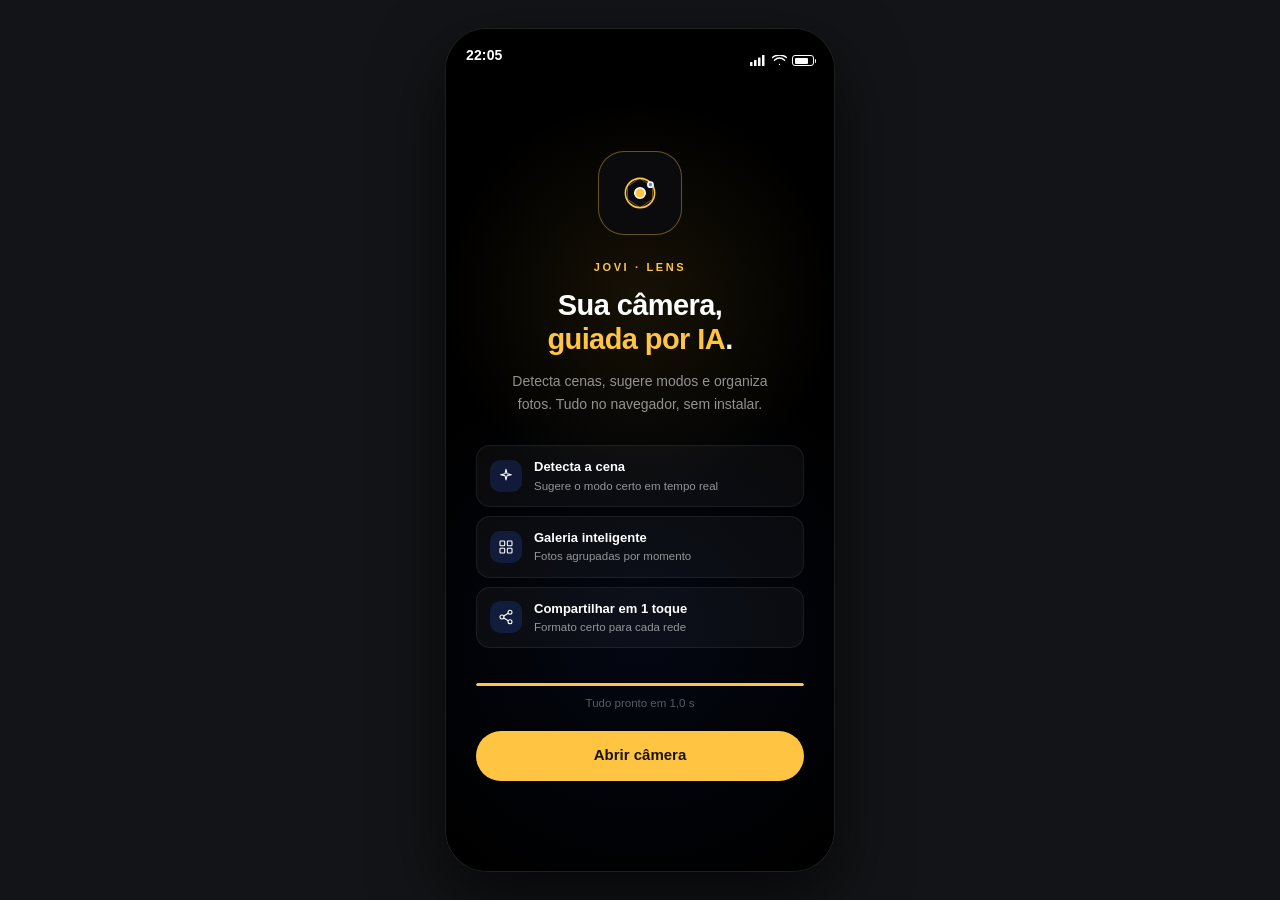
<file: JoviLens-Sprint2/index.html>
<!DOCTYPE html>
<html lang="pt-BR">
<head>
  <meta charset="UTF-8">
  <meta name="viewport" content="width=device-width, initial-scale=1.0, viewport-fit=cover">
  <title>JOVI Lens — Câmera com IA para o JOVI V70</title>
  <meta name="description" content="JOVI Lens: web app mobile first que reconhece a cena, sugere o melhor modo de câmera, organiza a galeria e agiliza o compartilhamento no JOVI V70.">
  <link rel="icon" href="img/favicon.svg" type="image/svg+xml">
  <link rel="preload" as="image" href="img/cena-sala.jpg">
  <link rel="stylesheet" href="css/bootstrap.min.css">
  <link rel="stylesheet" href="css/estilo.css">
</head>
<body>

<div class="palco">
  <div class="container-fluid px-0 px-lg-4">
    <div class="row justify-content-center align-items-center g-0">

      <!-- Celular -->
      <div class="col-12 d-flex justify-content-center">
        <main class="celular" id="celular">

          <div class="barra-status">
            <span id="relogio">00:00</span>
            <span class="barra-status-icones">
              <svg width="17" height="11" viewBox="0 0 17 11" aria-hidden="true">
                <rect x="0" y="7" width="2.5" height="4" rx="0.6" fill="currentColor"/>
                <rect x="4" y="5" width="2.5" height="6" rx="0.6" fill="currentColor"/>
                <rect x="8" y="2.5" width="2.5" height="8.5" rx="0.6" fill="currentColor"/>
                <rect x="12" y="0" width="2.5" height="11" rx="0.6" fill="currentColor"/>
              </svg>
              <svg width="15" height="11" viewBox="0 0 15 11" fill="none" aria-hidden="true">
                <path d="M7.5 9.4h.01M2.4 5.2C3.9 3.8 5.6 3 7.5 3s3.6.8 5.1 2.2M0 2.8C2.1 1 4.7 0 7.5 0s5.4 1 7.5 2.8"
                      stroke="currentColor" stroke-width="1.3" stroke-linecap="round"/>
              </svg>
              <span class="icone-bateria"></span>
            </span>
          </div>

          <!-- ===================== TELA 1 · ABERTURA ===================== -->
          <section class="tela ativa" id="tela-splash">
            <div class="splash-brilho"></div>
            <div class="splash-conteudo">

              <div class="splash-simbolo">
                <svg width="46" height="46" viewBox="0 0 44 44" fill="none" aria-hidden="true">
                  <circle cx="22" cy="22" r="14" stroke="#FFC542" stroke-width="1.5"/>
                  <path d="M22 8 L34 16 L34 28 L22 36 L10 28 L10 16 Z" stroke="#FFC542" stroke-width="0.8" opacity="0.5"/>
                  <circle cx="22" cy="22" r="5" fill="#FFC542"/>
                  <circle cx="32" cy="14" r="2.5" fill="#5A87FF"/>
                </svg>
              </div>

              <p class="splash-marca">JOVI · LENS</p>
              <h1 class="splash-titulo">Sua câmera,<br><em>guiada por IA</em>.</h1>
              <p class="splash-texto">Detecta cenas, sugere modos e organiza fotos. Tudo no navegador, sem instalar.</p>

              <ul class="splash-lista list-unstyled">
                <li>
                  <span class="splash-icone">
                    <svg viewBox="0 0 24 24" fill="none" stroke="#5A87FF" stroke-width="2" stroke-linejoin="round" aria-hidden="true">
                      <path d="M12 2 13.5 8.5 20 10 13.5 11.5 12 18 10.5 11.5 4 10 10.5 8.5 12 2Z"/>
                    </svg>
                  </span>
                  <span><strong>Detecta a cena</strong><small>Sugere o modo certo em tempo real</small></span>
                </li>
                <li>
                  <span class="splash-icone">
                    <svg viewBox="0 0 24 24" fill="none" stroke="#5A87FF" stroke-width="2" stroke-linejoin="round" aria-hidden="true">
                      <rect x="3" y="3" width="7" height="7" rx="1"/><rect x="14" y="3" width="7" height="7" rx="1"/>
                      <rect x="3" y="14" width="7" height="7" rx="1"/><rect x="14" y="14" width="7" height="7" rx="1"/>
                    </svg>
                  </span>
                  <span><strong>Galeria inteligente</strong><small>Fotos agrupadas por momento</small></span>
                </li>
                <li>
                  <span class="splash-icone">
                    <svg viewBox="0 0 24 24" fill="none" stroke="#5A87FF" stroke-width="2" stroke-linecap="round" aria-hidden="true">
                      <circle cx="18" cy="5" r="3"/><circle cx="6" cy="12" r="3"/><circle cx="18" cy="19" r="3"/>
                      <line x1="8.6" y1="13.5" x2="15.4" y2="17.5"/><line x1="15.4" y1="6.5" x2="8.6" y2="10.5"/>
                    </svg>
                  </span>
                  <span><strong>Compartilhar em 1 toque</strong><small>Formato certo para cada rede</small></span>
                </li>
              </ul>

              <div class="splash-carregando" id="splashCarregando">
                <div class="splash-barra"><span id="splashProgresso"></span></div>
                <p class="splash-status" id="splashStatus">Preparando a câmera...</p>
              </div>

              <button class="botao-principal splash-botao" id="btnAbrirCamera" disabled>Abrir câmera</button>
            </div>
          </section>

          <!-- ===================== TELA 2 · CÂMERA ===================== -->
          <section class="tela" id="tela-camera">

            <div class="cam-topo">
              <button class="cam-ferramenta" data-ferramenta="grade" aria-label="Linhas de grade">
                <svg viewBox="0 0 24 24" aria-hidden="true"><rect x="4" y="4" width="6" height="6" rx="1"/><rect x="14" y="4" width="6" height="6" rx="1"/><rect x="4" y="14" width="6" height="6" rx="1"/><rect x="14" y="14" width="6" height="6" rx="1"/></svg>
              </button>
              <button class="cam-ferramenta" data-ferramenta="flash" aria-label="Flash">
                <svg viewBox="0 0 24 24" aria-hidden="true"><polygon points="13 2 3 14 12 14 11 22 21 10 12 10 13 2"/><line class="cam-corte" x1="3" y1="3" x2="21" y2="21"/></svg>
              </button>
              <button class="cam-ferramenta" data-ferramenta="temporizador" aria-label="Temporizador">
                <svg viewBox="0 0 24 24" aria-hidden="true"><circle cx="12" cy="13" r="8"/><path d="M12 9v4l2.5 2"/><path d="M9 2h6"/></svg>
              </button>
              <button class="cam-ferramenta cam-zeiss ativa" data-ferramenta="zeiss" aria-label="Lente ZEISS">ZEISS</button>
              <button class="cam-ferramenta" data-ferramenta="proporcao" aria-label="Proporção da foto">
                <span class="cam-proporcao" id="camProporcao">4:3</span>
              </button>
              <button class="cam-ferramenta" data-ferramenta="ajustes" aria-label="Ajustes">
                <svg viewBox="0 0 24 24" aria-hidden="true"><circle cx="12" cy="12" r="3"/><path d="M12 2v3M12 19v3M2 12h3M19 12h3M4.9 4.9l2.1 2.1M17 17l2.1 2.1M19.1 4.9 17 7M7 17l-2.1 2.1"/></svg>
              </button>
            </div>

            <div class="cam-visor" id="camVisor">
              <!-- Moldura da imagem: muda de formato com o 4:3 e o 1:1 -->
              <div class="cam-moldura" id="camMoldura">
                <img class="cam-imagem" id="camImagem" src="img/cena-sala.jpg" alt="Pré-visualização da câmera: sala de estar à noite" decoding="async">
                <div class="cam-grade" id="camGrade" aria-hidden="true"></div>
              </div>
              <span class="cam-foco" id="camFoco" aria-hidden="true"></span>

              <!-- Origin Island: pílula que mostra o que a câmera está fazendo -->
              <div class="cam-ilha" id="camIlha" aria-hidden="true"><span></span><b id="camIlhaTexto">Processando</b></div>

              <!-- Aviso da JOVI Lens (a IA sugerindo o modo) -->
              <div class="lens-aviso" id="lensAviso" role="status" aria-live="polite">
                <span class="lens-ponto" id="lensPonto"></span>
                <span class="lens-texto" id="lensTexto">Analisando a cena...</span>
                <button class="lens-botao d-none" id="lensBotao">Ativar</button>
              </div>
              <p class="lens-marca" id="lensMarca">JOVI · LENS</p>

              <button class="cam-trocar" id="btnTrocarCena" title="Apontar a câmera para outra cena"
                      aria-label="Apontar a câmera para outra cena">
                <svg viewBox="0 0 24 24" aria-hidden="true"><path d="M4 9h13l-3-3M20 15H7l3 3"/></svg>
              </button>

              <div class="cam-zoom" role="group" aria-label="Zoom">
                <button class="zoom-btn" data-zoom="0.6" aria-label="Zoom 0,6x">.6</button>
                <button class="zoom-btn ativo" data-zoom="1" aria-label="Zoom 1x">1×</button>
                <button class="zoom-btn" data-zoom="2" aria-label="Zoom 2x">2</button>
              </div>
            </div>

            <div class="cam-rodape">
              <!-- Modos extras: usa o collapse do Bootstrap -->
              <div class="collapse cam-extras" id="modosExtras">
                <div class="cam-extras-lista" id="camExtras"></div>
              </div>

              <div class="cam-modos" id="camModos"></div>

              <div class="cam-acoes">
                <button class="cam-miniatura" id="camMiniatura" data-tela="galeria" aria-label="Abrir a galeria">
                  <img src="img/cena-sala.jpg" alt="Última foto capturada" id="camMiniaturaImg">
                </button>
                <button class="cam-disparo" id="btnDisparo" aria-label="Tirar foto"><span></span></button>
                <button class="cam-girar" aria-label="Girar câmera">
                  <svg viewBox="0 0 24 24" aria-hidden="true"><path d="M3 12a9 9 0 0 1 9-9 9.8 9.8 0 0 1 6.7 2.7L21 8"/><path d="M21 3v5h-5"/><path d="M21 12a9 9 0 0 1-9 9 9.8 9.8 0 0 1-6.7-2.7L3 16"/><path d="M3 21v-5h5"/></svg>
                </button>
              </div>
            </div>

            <div class="cam-clarao" id="camClarao" aria-hidden="true"></div>
          </section>

          <!-- ===================== TELA 3 · PÓS-CAPTURA ===================== -->
          <section class="tela" id="tela-pos">
            <img class="pos-foto" id="posFoto" src="img/cena-sala.jpg" alt="Foto capturada">
            <div class="pos-sombra"></div>

            <div class="pos-topo">
              <button class="botao-redondo" data-tela="camera" aria-label="Voltar para a câmera">
                <svg viewBox="0 0 24 24" aria-hidden="true"><path d="M15 19l-7-7 7-7"/></svg>
              </button>
              <div class="pos-info">
                <span id="posHora">Hoje · 21:43</span>
                <small id="posLocal">São Paulo, SP</small>
              </div>
              <button class="botao-redondo" id="btnFavorito" aria-label="Favoritar foto">
                <svg viewBox="0 0 24 24" aria-hidden="true"><path d="M20.8 4.6a5.5 5.5 0 0 0-7.8 0L12 5.7l-1.1-1.1a5.5 5.5 0 0 0-7.8 7.8l1.1 1.1L12 21.2l7.8-7.8 1.1-1.1a5.5 5.5 0 0 0 0-7.8z"/></svg>
              </button>
            </div>

            <div class="pos-selos">
              <span class="selo"><i class="ponto ponto-amarelo"></i><span id="posSelo">200 MP · Modo Noite</span></span>
              <span class="selo"><i class="ponto ponto-azul"></i>Otimizado por JOVI Lens</span>
            </div>

            <div class="pos-analise">
              <div class="pos-analise-topo">
                <span class="pos-analise-icone">
                  <svg viewBox="0 0 24 24" fill="none" stroke="#5A87FF" stroke-width="2" stroke-linejoin="round" aria-hidden="true">
                    <path d="M12 2 13.5 8.5 20 10 13.5 11.5 12 18 10.5 11.5 4 10 10.5 8.5 12 2Z"/>
                  </svg>
                </span>
                <p class="pos-analise-titulo">JOVI Lens · Análise</p>
              </div>
              <p class="pos-analise-texto" id="posTexto"></p>
              <div class="pos-ganhos" id="posGanhos"></div>
            </div>

            <div class="pos-rodape">
              <div class="pos-atalhos">
                <button data-tela="editor">
                  <svg viewBox="0 0 24 24" aria-hidden="true"><path d="M11 4H4a2 2 0 0 0-2 2v14a2 2 0 0 0 2 2h14a2 2 0 0 0 2-2v-7"/><path d="M18.5 2.5a2.1 2.1 0 0 1 3 3L12 15l-4 1 1-4z"/></svg>
                  Editar
                </button>
                <button data-tela="galeria">
                  <svg viewBox="0 0 24 24" aria-hidden="true"><rect x="3" y="3" width="18" height="18" rx="2"/><circle cx="8.5" cy="8.5" r="1.5"/><path d="M21 15l-5-5L5 21"/></svg>
                  Galeria
                </button>
                <button data-tela="camera">
                  <svg viewBox="0 0 24 24" aria-hidden="true"><path d="M23 19a2 2 0 0 1-2 2H3a2 2 0 0 1-2-2V8a2 2 0 0 1 2-2h4l2-3h6l2 3h4a2 2 0 0 1 2 2z"/><circle cx="12" cy="13" r="4"/></svg>
                  Câmera
                </button>
              </div>
              <button class="botao-principal" data-tela="editor">
                <svg viewBox="0 0 24 24" fill="none" stroke="currentColor" stroke-width="2" stroke-linecap="round" aria-hidden="true">
                  <circle cx="18" cy="5" r="3"/><circle cx="6" cy="12" r="3"/><circle cx="18" cy="19" r="3"/>
                  <line x1="8.6" y1="13.5" x2="15.4" y2="17.5"/><line x1="15.4" y1="6.5" x2="8.6" y2="10.5"/>
                </svg>
                Compartilhar
              </button>
            </div>
          </section>

          <!-- ===================== TELA 4 · GALERIA ===================== -->
          <section class="tela" id="tela-galeria">
            <header class="gal-topo">
              <div class="gal-titulo">
                <button class="botao-simples" data-tela="camera" aria-label="Voltar para a câmera">
                  <svg viewBox="0 0 24 24" aria-hidden="true"><path d="M15 19l-7-7 7-7"/></svg>
                </button>
                <h2>Galeria</h2>
                <span class="gal-total" id="galTotal">0 fotos</span>
              </div>

              <p class="gal-selo"><i class="ponto ponto-azul"></i>ORGANIZADO POR JOVI LENS</p>

              <div class="gal-busca">
                <svg viewBox="0 0 24 24" aria-hidden="true"><circle cx="11" cy="11" r="8"/><line x1="21" y1="21" x2="16.7" y2="16.7"/></svg>
                <input type="search" id="galBusca" placeholder="&quot;fotos da sala&quot;, &quot;comida&quot;, &quot;modo noite&quot;..." aria-label="Buscar fotos">
                <button class="gal-limpar d-none" id="galLimpar" aria-label="Limpar busca">&times;</button>
              </div>

              <div class="gal-categorias" id="galCategorias"></div>
            </header>

            <div class="gal-corpo" id="galCorpo"></div>
          </section>

          <!-- ===================== TELA 5 · FOTO ABERTA ===================== -->
          <section class="tela" id="tela-foto">
            <img class="foto-grande" id="fotoGrande" src="img/cena-sala.jpg" alt="Foto ampliada">
            <div class="pos-sombra"></div>

            <div class="pos-topo">
              <button class="botao-redondo" data-tela="galeria" aria-label="Voltar para a galeria">
                <svg viewBox="0 0 24 24" aria-hidden="true"><path d="M15 19l-7-7 7-7"/></svg>
              </button>
              <div class="pos-info">
                <span id="fotoMomento">Momento</span>
                <small id="fotoDetalhe">Detalhes</small>
              </div>
              <span class="botao-redondo botao-fantasma" aria-hidden="true"></span>
            </div>

            <div class="foto-rodape">
              <span class="selo"><i class="ponto ponto-amarelo"></i><span id="fotoSelo">200 MP</span></span>
              <div class="pos-atalhos">
                <button data-tela="editor">
                  <svg viewBox="0 0 24 24" aria-hidden="true"><path d="M11 4H4a2 2 0 0 0-2 2v14a2 2 0 0 0 2 2h14a2 2 0 0 0 2-2v-7"/><path d="M18.5 2.5a2.1 2.1 0 0 1 3 3L12 15l-4 1 1-4z"/></svg>
                  Editar
                </button>
                <button data-tela="camera">
                  <svg viewBox="0 0 24 24" aria-hidden="true"><path d="M23 19a2 2 0 0 1-2 2H3a2 2 0 0 1-2-2V8a2 2 0 0 1 2-2h4l2-3h6l2 3h4a2 2 0 0 1 2 2z"/><circle cx="12" cy="13" r="4"/></svg>
                  Câmera
                </button>
              </div>
            </div>
          </section>

          <!-- ===================== TELA 6 · EDITOR ===================== -->
          <section class="tela" id="tela-editor">
            <div class="ed-topo">
              <button class="botao-simples" data-voltar="1" aria-label="Voltar">
                <svg viewBox="0 0 24 24" aria-hidden="true"><path d="M15 19l-7-7 7-7"/></svg>
              </button>
              <h2>Editar <span class="ed-tag">LENS</span></h2>
              <button class="ed-pronto" data-tela="performance">Pronto</button>
            </div>

            <div class="ed-palco">
              <div class="ed-moldura" id="edMoldura">
                <img id="edFoto" src="img/cena-sala.jpg" alt="Foto sendo editada">
                <span class="ed-proporcao" id="edProporcao">9:16 · STORIES</span>
              </div>
            </div>

            <div class="ed-painel">
              <p class="ed-legenda">Formato</p>
              <div class="ed-formatos" id="edFormatos"></div>

              <p class="ed-legenda">Filtros sugeridos por IA</p>
              <div class="ed-filtros" id="edFiltros"></div>

              <button class="botao-principal" id="btnCompartilhar">
                <svg viewBox="0 0 24 24" fill="none" stroke="currentColor" stroke-width="2" stroke-linecap="round" aria-hidden="true">
                  <circle cx="18" cy="5" r="3"/><circle cx="6" cy="12" r="3"/><circle cx="18" cy="19" r="3"/>
                  <line x1="8.6" y1="13.5" x2="15.4" y2="17.5"/><line x1="15.4" y1="6.5" x2="8.6" y2="10.5"/>
                </svg>
                Compartilhar agora
              </button>
            </div>
          </section>

          <!-- ===================== TELA 7 · PERFORMANCE ===================== -->
          <section class="tela" id="tela-performance">
            <div class="perf-brilho"></div>
            <div class="perf-conteudo">
              <div class="perf-check">
                <svg viewBox="0 0 24 24" fill="none" stroke="currentColor" stroke-width="2.6" stroke-linecap="round" stroke-linejoin="round" aria-hidden="true">
                  <path d="M20 6 9 17l-5-5"/>
                </svg>
              </div>

              <h2 class="perf-titulo">Foto compartilhada</h2>
              <p class="perf-texto">A JOVI Lens otimizou tudo automaticamente</p>

              <div class="perf-cartoes" id="perfCartoes"></div>

              <div class="perf-dica">
                <span class="perf-dica-icone">
                  <svg viewBox="0 0 24 24" fill="none" stroke="currentColor" stroke-width="2" stroke-linecap="round" aria-hidden="true">
                    <path d="M9 18h6M10 22h4M12 2a7 7 0 0 0-7 7c0 3 2 5 3 7h8c1-2 3-4 3-7a7 7 0 0 0-7-7z"/>
                  </svg>
                </span>
                <p id="perfDica"></p>
              </div>

              <button class="botao-principal" data-tela="camera">Voltar à câmera</button>
              <button class="botao-texto" data-tela="galeria">Ver na galeria</button>
            </div>
          </section>

          <!-- Modal de compartilhamento (Bootstrap) -->
          <div class="modal fade" id="modalCompartilhar" tabindex="-1" data-bs-backdrop="false" aria-labelledby="modalTitulo" aria-hidden="true">
            <div class="modal-dialog modal-dialog-centered">
              <div class="modal-content">
                <div class="modal-header">
                  <h3 class="modal-title" id="modalTitulo">Compartilhar</h3>
                  <button type="button" class="botao-simples" data-bs-dismiss="modal" aria-label="Fechar">&times;</button>
                </div>
                <div class="modal-body">
                  <p class="modal-legenda" id="modalLegenda">Formato Stories · pronto para publicar</p>
                  <div class="redes" id="redes"></div>
                </div>
              </div>
            </div>
          </div>

          <!-- Aviso de confirmação (toast do Bootstrap) -->
          <div class="toast-container">
            <div class="toast" id="aviso" role="status" aria-live="polite" aria-atomic="true" data-bs-delay="2200">
              <div class="toast-body" id="avisoTexto"></div>
            </div>
          </div>

        </main>
      </div>
    </div>
  </div>
</div>

<script src="js/bootstrap.bundle.min.js"></script>
<script src="js/dados.js"></script>
<script src="js/app.js"></script>
</body>
</html>
</file>
<file: JoviLens-Sprint2/css/estilo.css>
/* =========================================================
   JOVI Lens - estilo da aplicação
   Feito mobile first: primeiro o celular ocupando a tela
   inteira, depois a moldura do celular aparece no desktop.
   ========================================================= */

:root {
  /* Paleta da câmera do V70 */
  --preto: #000000;
  --grafite: #0b0b0d;
  --amarelo: #FFC542;
  --amarelo-claro: #FFD566;
  /* Azul da JOVI, usado só no que é da Lens */
  --azul: #2C5DE8;
  --azul-claro: #5A87FF;
  --branco: #ffffff;
  --cinza-1: rgba(255, 255, 255, 0.95);
  --cinza-2: rgba(255, 255, 255, 0.56);
  --cinza-3: rgba(255, 255, 255, 0.34);
  --linha: rgba(255, 255, 255, 0.12);
  --vidro: rgba(18, 18, 20, 0.82);
}

* {
  box-sizing: border-box;
  -webkit-tap-highlight-color: transparent;
}

/* No celular o app tem exatamente a altura da tela e não rola a página.
   Quem rola é o conteúdo de dentro (galeria, performance...). */
@media (max-width: 767.98px) {
  html,
  body {
    height: 100%;
    overflow: hidden;
  }
}

body {
  margin: 0;
  background: var(--preto);
  color: var(--branco);
  font-family: "Segoe UI", Roboto, -apple-system, "Helvetica Neue", Arial, sans-serif;
  -webkit-font-smoothing: antialiased;
}

/* O Bootstrap trava o scroll quando abre o modal.
   Como o app já ocupa a tela toda, devolvemos o comportamento normal. */
body.modal-open {
  overflow: auto;
  padding-right: 0 !important;
}

img {
  max-width: 100%;
  display: block;
}

button {
  font-family: inherit;
  border: none;
  background: none;
  color: inherit;
  cursor: pointer;
  padding: 0;
}

svg {
  fill: none;
  stroke: currentColor;
  stroke-width: 1.6;
  stroke-linecap: round;
  stroke-linejoin: round;
}

/* ===================== LAYOUT EXTERNO ===================== */

.palco {
  min-height: 100dvh;
  display: flex;
  align-items: center;
  background: var(--preto);
}

.palco > .container-fluid {
  width: 100%;
}

/* ===================== O CELULAR ===================== */

.celular {
  position: relative;
  width: 100%;
  height: 100dvh;
  background: var(--preto);
  overflow: hidden;
}

/* ===================== BARRA DE STATUS ===================== */

.barra-status {
  position: absolute;
  top: 0;
  left: 0;
  right: 0;
  height: 42px;
  z-index: 60;
  display: flex;
  align-items: flex-end;
  justify-content: space-between;
  padding: 0 20px 5px;
  font-size: 14px;
  font-weight: 600;
  letter-spacing: 0.01em;
  pointer-events: none;
  text-shadow: 0 1px 3px rgba(0, 0, 0, 0.6);
}

.barra-status-icones {
  display: flex;
  align-items: center;
  gap: 5px;
}

.barra-status svg {
  stroke: none;
}

.icone-bateria {
  width: 22px;
  height: 11px;
  border: 1px solid currentColor;
  border-radius: 3px;
  padding: 1.5px;
  position: relative;
}

.icone-bateria::before {
  content: "";
  display: block;
  width: 78%;
  height: 100%;
  background: currentColor;
  border-radius: 1px;
}

.icone-bateria::after {
  content: "";
  position: absolute;
  right: -3px;
  top: 3px;
  width: 1.5px;
  height: 4px;
  background: currentColor;
  border-radius: 0 1px 1px 0;
}

/* Barra de rolagem fina e escura nas áreas que rolam.
   No celular ela nem aparece, mas no computador a barra
   padrão do sistema ficava clara demais dentro do app. */
.splash-conteudo,
.gal-corpo,
.perf-conteudo {
  scrollbar-width: thin;
  scrollbar-color: rgba(255, 255, 255, 0.2) transparent;
}

.splash-conteudo::-webkit-scrollbar,
.gal-corpo::-webkit-scrollbar,
.perf-conteudo::-webkit-scrollbar {
  width: 6px;
}

.splash-conteudo::-webkit-scrollbar-track,
.gal-corpo::-webkit-scrollbar-track,
.perf-conteudo::-webkit-scrollbar-track {
  background: transparent;
}

.splash-conteudo::-webkit-scrollbar-thumb,
.gal-corpo::-webkit-scrollbar-thumb,
.perf-conteudo::-webkit-scrollbar-thumb {
  background: rgba(255, 255, 255, 0.2);
  border-radius: 6px;
}

/* ===================== TELAS ===================== */

.tela {
  position: absolute;
  inset: 0;
  display: none;
  flex-direction: column;
  background: var(--preto);
  overflow: hidden;
}

.tela.ativa {
  display: flex;
  animation: entrar 0.28s ease both;
}

@keyframes entrar {
  from { opacity: 0; transform: translateY(8px); }
  to   { opacity: 1; transform: none; }
}

/* ===================== BOTÕES COMUNS ===================== */

.botao-principal {
  width: 100%;
  min-height: 50px;
  display: flex;
  align-items: center;
  justify-content: center;
  gap: 9px;
  background: var(--amarelo);
  color: #1a1300;
  border-radius: 100px;
  font-size: 15px;
  font-weight: 600;
  transition: transform 0.12s ease, opacity 0.15s ease;
}

.botao-principal svg {
  width: 18px;
  height: 18px;
  stroke: #1a1300;
}

.botao-principal:active {
  transform: scale(0.97);
}

.botao-principal:disabled {
  opacity: 0.35;
  cursor: default;
}

.botao-texto {
  width: 100%;
  padding: 12px;
  font-size: 13.5px;
  color: var(--cinza-2);
}

.botao-simples {
  width: 34px;
  height: 34px;
  display: flex;
  align-items: center;
  justify-content: center;
  font-size: 22px;
  line-height: 1;
  color: var(--branco);
}

.botao-simples svg {
  width: 20px;
  height: 20px;
}

.botao-redondo {
  width: 36px;
  height: 36px;
  flex-shrink: 0;
  display: flex;
  align-items: center;
  justify-content: center;
  border-radius: 50%;
  background: rgba(0, 0, 0, 0.45);
  backdrop-filter: blur(8px);
}

.botao-redondo svg {
  width: 18px;
  height: 18px;
}

.botao-redondo.ativo svg {
  stroke: var(--amarelo);
  fill: var(--amarelo);
}

.botao-fantasma {
  background: none;
}

.selo {
  display: inline-flex;
  align-items: center;
  gap: 7px;
  padding: 7px 13px;
  border-radius: 100px;
  background: rgba(0, 0, 0, 0.6);
  backdrop-filter: blur(10px);
  border: 1px solid var(--linha);
  font-size: 12px;
  font-weight: 500;
  white-space: nowrap;
}

.ponto {
  width: 6px;
  height: 6px;
  border-radius: 50%;
  flex-shrink: 0;
}

.ponto-amarelo { background: var(--amarelo); }
.ponto-azul { background: var(--azul-claro); }

/* ===================== TELA 1 · ABERTURA ===================== */

.splash-brilho {
  position: absolute;
  inset: 0;
  background:
    radial-gradient(ellipse 320px 320px at 50% 32%, rgba(255, 197, 66, 0.09), transparent 62%),
    radial-gradient(ellipse 420px 420px at 50% 72%, rgba(44, 93, 232, 0.08), transparent 66%);
}

.splash-conteudo {
  position: relative;
  flex: 1;
  display: flex;
  flex-direction: column;
  align-items: center;
  justify-content: center;
  text-align: center;
  padding: 60px 30px 28px;
  overflow-y: auto;
}

.splash-simbolo {
  width: 84px;
  height: 84px;
  display: flex;
  align-items: center;
  justify-content: center;
  border-radius: 26px;
  background: var(--grafite);
  border: 1px solid rgba(255, 197, 66, 0.38);
  margin-bottom: 24px;
  flex-shrink: 0;
}

.splash-simbolo svg { stroke-width: 1.5; }

.splash-marca {
  font-size: 11px;
  font-weight: 600;
  letter-spacing: 0.24em;
  color: var(--amarelo);
  margin-bottom: 12px;
}

.splash-titulo {
  font-size: 29px;
  font-weight: 600;
  line-height: 1.18;
  letter-spacing: -0.02em;
  margin-bottom: 14px;
}

.splash-titulo em {
  font-style: normal;
  color: var(--amarelo);
}

.splash-texto {
  font-size: 14px;
  line-height: 1.6;
  color: var(--cinza-2);
  max-width: 290px;
  margin-bottom: 30px;
}

.splash-lista {
  width: 100%;
  max-width: 330px;
  margin-bottom: 26px;
}

.splash-lista li {
  display: flex;
  align-items: center;
  gap: 12px;
  text-align: left;
  padding: 11px 13px;
  margin-bottom: 9px;
  border-radius: 14px;
  background: rgba(255, 255, 255, 0.04);
  border: 1px solid rgba(255, 255, 255, 0.07);
}

.splash-lista strong {
  display: block;
  font-size: 13px;
  font-weight: 600;
}

.splash-lista small {
  display: block;
  font-size: 11.5px;
  color: var(--cinza-2);
  margin-top: 1px;
}

.splash-icone {
  width: 32px;
  height: 32px;
  flex-shrink: 0;
  display: flex;
  align-items: center;
  justify-content: center;
  border-radius: 10px;
  background: rgba(44, 93, 232, 0.2);
}

.splash-icone svg {
  width: 16px;
  height: 16px;
}

.splash-carregando {
  width: 100%;
  max-width: 330px;
  margin-bottom: 18px;
}

.splash-barra {
  height: 3px;
  border-radius: 3px;
  background: rgba(255, 255, 255, 0.1);
  overflow: hidden;
}

.splash-barra span {
  display: block;
  height: 100%;
  width: 0;
  border-radius: 3px;
  background: var(--amarelo);
  transition: width 0.18s linear;
}

.splash-status {
  font-size: 11.5px;
  color: var(--cinza-3);
  margin: 9px 0 0;
}

.splash-botao {
  max-width: 330px;
}

/* ===================== TELA 2 · CÂMERA ===================== */

.cam-topo {
  position: relative;
  z-index: 20;
  display: flex;
  align-items: center;
  justify-content: space-between;
  gap: 4px;
  padding: 48px 16px 12px;
  background: var(--preto);
  flex-shrink: 0;
}

.cam-ferramenta {
  width: 38px;
  height: 32px;
  display: flex;
  align-items: center;
  justify-content: center;
  border-radius: 8px;
  color: var(--branco);
  transition: color 0.15s ease, background 0.15s ease;
}

.cam-ferramenta svg {
  width: 20px;
  height: 20px;
}

.cam-ferramenta.ativa {
  color: var(--amarelo);
}

/* O risco sobre o ícone some quando o recurso é ligado */
.cam-ferramenta.ativa .cam-corte {
  display: none;
}

.cam-zeiss {
  font-size: 11px;
  font-weight: 700;
  letter-spacing: 0.12em;
  width: auto;
  padding: 0 6px;
  color: var(--cinza-3);
}

.cam-proporcao {
  font-size: 11px;
  font-weight: 600;
  letter-spacing: 0.04em;
}

.cam-visor {
  position: relative;
  flex: 1;
  min-height: 0;
  overflow: hidden;
  background: #050505;
}

/* Moldura da imagem: preenche o visor no 4:3 e vira quadrado no 1:1 */
.cam-moldura {
  position: absolute;
  inset: 0;
  overflow: hidden;
}

.cam-visor.quadrado .cam-moldura {
  inset: auto 0;
  top: 50%;
  transform: translateY(-50%);
  aspect-ratio: 1 / 1;
  max-height: 100%;
}

.cam-imagem {
  width: 100%;
  height: 100%;
  object-fit: cover;
  transform: scale(1);
  transition: transform 0.35s ease, filter 0.4s ease;
}

.cam-grade {
  position: absolute;
  inset: 0;
  display: none;
  background-image:
    linear-gradient(to right, rgba(255, 255, 255, 0.28) 1px, transparent 1px),
    linear-gradient(to bottom, rgba(255, 255, 255, 0.28) 1px, transparent 1px);
  background-size: 33.33% 33.33%;
  background-position: -1px -1px;
}

.cam-grade.ativa { display: block; }

.cam-foco {
  position: absolute;
  width: 74px;
  height: 74px;
  margin: -37px 0 0 -37px;
  border: 1.5px solid var(--amarelo);
  border-radius: 6px;
  opacity: 0;
  pointer-events: none;
}

.cam-foco.focando {
  animation: focar 0.9s ease forwards;
}

@keyframes focar {
  0%   { opacity: 0; transform: scale(1.5); }
  25%  { opacity: 1; transform: scale(1); }
  70%  { opacity: 1; transform: scale(1); }
  100% { opacity: 0; transform: scale(1); }
}

.cam-ilha {
  position: absolute;
  top: 10px;
  left: 50%;
  transform: translate(-50%, -16px);
  display: flex;
  align-items: center;
  gap: 8px;
  padding: 7px 15px;
  border-radius: 100px;
  background: #000;
  border: 1px solid rgba(255, 255, 255, 0.14);
  font-size: 11.5px;
  font-weight: 500;
  opacity: 0;
  pointer-events: none;
  transition: opacity 0.22s ease, transform 0.22s ease;
}

.cam-ilha b { font-weight: 500; }

.cam-ilha span {
  width: 7px;
  height: 7px;
  border-radius: 50%;
  background: var(--amarelo);
  animation: pulsar 1s ease-in-out infinite;
}

.cam-ilha.visivel {
  opacity: 1;
  transform: translate(-50%, 0);
}

@keyframes pulsar {
  0%, 100% { opacity: 1; transform: scale(1); }
  50%      { opacity: 0.4; transform: scale(0.75); }
}

/* Aviso da IA */
.lens-aviso {
  position: absolute;
  top: 16px;
  left: 50%;
  transform: translateX(-50%);
  max-width: calc(100% - 28px);
  /* altura fixa nos dois estados para a marca abaixo nunca encostar */
  min-height: 40px;
  display: flex;
  align-items: center;
  gap: 9px;
  padding: 5px 8px 5px 14px;
  border-radius: 100px;
  background: var(--vidro);
  backdrop-filter: blur(14px);
  border: 1px solid rgba(90, 135, 255, 0.5);
  font-size: 12.5px;
  white-space: nowrap;
  transition: border-color 0.3s ease;
}

.lens-aviso.modo-ativo {
  border-color: rgba(255, 197, 66, 0.6);
}

.lens-ponto {
  width: 7px;
  height: 7px;
  border-radius: 50%;
  flex-shrink: 0;
  background: var(--azul-claro);
  box-shadow: 0 0 8px var(--azul-claro);
  animation: pulsar 1.4s ease-in-out infinite;
}

.lens-aviso.modo-ativo .lens-ponto {
  background: var(--amarelo);
  box-shadow: 0 0 8px var(--amarelo);
}

.lens-texto {
  overflow: hidden;
  text-overflow: ellipsis;
}

.lens-texto strong {
  font-weight: 600;
  color: var(--azul-claro);
}

.lens-aviso.modo-ativo .lens-texto strong {
  color: var(--amarelo);
}

.lens-botao {
  flex-shrink: 0;
  padding: 5px 13px;
  border-radius: 100px;
  background: var(--azul);
  color: var(--branco);
  font-size: 12px;
  font-weight: 600;
  transition: transform 0.12s ease;
}

.lens-botao:active { transform: scale(0.94); }

.lens-marca {
  position: absolute;
  top: 66px;
  left: 0;
  right: 0;
  text-align: center;
  font-size: 9.5px;
  font-weight: 600;
  letter-spacing: 0.22em;
  color: rgba(90, 135, 255, 0.85);
  margin: 0;
  pointer-events: none;
  transition: color 0.3s ease;
}

.lens-marca.modo-ativo {
  color: rgba(255, 197, 66, 0.9);
}

/* Botão de apoio da demonstração: fica discreto para não competir
   com os controles reais da câmera. */
.cam-trocar {
  position: absolute;
  right: 12px;
  bottom: 16px;
  width: 34px;
  height: 34px;
  display: flex;
  align-items: center;
  justify-content: center;
  border-radius: 50%;
  background: rgba(0, 0, 0, 0.32);
  backdrop-filter: blur(8px);
  color: var(--branco);
  opacity: 0.6;
  transition: opacity 0.2s ease;
}

.cam-trocar svg {
  width: 17px;
  height: 17px;
}

.cam-trocar:hover,
.cam-trocar:focus-visible { opacity: 1; }

.cam-trocar:active {
  opacity: 1;
  transform: scale(0.92);
}

.cam-zoom {
  position: absolute;
  bottom: 16px;
  left: 50%;
  transform: translateX(-50%);
  display: flex;
  gap: 3px;
  padding: 4px;
  border-radius: 100px;
  background: rgba(0, 0, 0, 0.45);
  backdrop-filter: blur(10px);
}

.zoom-btn {
  min-width: 38px;
  height: 32px;
  border-radius: 100px;
  font-size: 12.5px;
  font-weight: 500;
  color: var(--branco);
  transition: background 0.15s ease, color 0.15s ease;
}

.zoom-btn.ativo {
  background: rgba(255, 255, 255, 0.16);
  color: var(--amarelo);
  font-weight: 600;
}

.cam-rodape {
  position: relative;
  z-index: 20;
  flex-shrink: 0;
  background: var(--preto);
  padding-bottom: env(safe-area-inset-bottom);
}

.cam-extras-lista {
  display: flex;
  gap: 7px;
  padding: 14px 18px 4px;
  overflow-x: auto;
  scrollbar-width: none;
}

.cam-extras-lista::-webkit-scrollbar { display: none; }

.cam-extra {
  flex-shrink: 0;
  padding: 7px 13px;
  border-radius: 100px;
  background: rgba(255, 255, 255, 0.07);
  font-size: 12px;
  color: var(--cinza-1);
}

.cam-extra.ativo {
  background: rgba(255, 197, 66, 0.16);
  color: var(--amarelo);
}

.cam-modos {
  display: flex;
  align-items: center;
  gap: 22px;
  padding: 16px 18px 10px;
  overflow-x: auto;
  scrollbar-width: none;
}

.cam-modos::-webkit-scrollbar { display: none; }

/* Centraliza os modos quando cabem na tela. Se não couberem,
   a margem automática vira zero e a lista rola normalmente. */
.cam-modo:first-child { margin-left: auto; }
.cam-modo:last-child { margin-right: auto; }

.cam-modo {
  font-size: 13.5px;
  color: var(--cinza-2);
  white-space: nowrap;
  transition: color 0.18s ease;
}

.cam-modo.ativo {
  color: var(--amarelo);
  font-weight: 600;
}

.cam-acoes {
  display: flex;
  align-items: center;
  justify-content: space-between;
  padding: 6px 30px 22px;
}

.cam-miniatura {
  width: 46px;
  height: 46px;
  border-radius: 11px;
  overflow: hidden;
  border: 1px solid rgba(255, 255, 255, 0.2);
  flex-shrink: 0;
}

.cam-miniatura img {
  width: 100%;
  height: 100%;
  object-fit: cover;
}

.cam-miniatura.piscar {
  animation: chegouFoto 0.5s ease;
}

@keyframes chegouFoto {
  0%   { transform: scale(1.5); opacity: 0.4; }
  100% { transform: scale(1); opacity: 1; }
}

.cam-disparo {
  width: 68px;
  height: 68px;
  border-radius: 50%;
  border: 3px solid var(--amarelo);
  display: flex;
  align-items: center;
  justify-content: center;
  transition: transform 0.1s ease;
}

.cam-disparo span {
  width: 55px;
  height: 55px;
  border-radius: 50%;
  background: var(--branco);
  transition: transform 0.1s ease;
}

.cam-disparo:active span { transform: scale(0.88); }

.cam-girar {
  width: 44px;
  height: 44px;
  border-radius: 50%;
  display: flex;
  align-items: center;
  justify-content: center;
  background: rgba(255, 255, 255, 0.12);
  flex-shrink: 0;
}

.cam-girar svg { width: 20px; height: 20px; }

.cam-clarao {
  position: absolute;
  inset: 0;
  background: var(--branco);
  opacity: 0;
  pointer-events: none;
  z-index: 50;
}

.cam-clarao.disparando {
  animation: clarao 0.32s ease;
}

@keyframes clarao {
  0%   { opacity: 0; }
  20%  { opacity: 0.85; }
  100% { opacity: 0; }
}

/* Com o flash ligado, o clarão é mais forte, mais quente e dura mais */
.cam-clarao.com-flash {
  background: #FFF3D6;
}

.cam-clarao.com-flash.disparando {
  animation: clarao-flash 0.6s ease;
}

@keyframes clarao-flash {
  0%   { opacity: 0; }
  12%  { opacity: 1; }
  45%  { opacity: 0.9; }
  100% { opacity: 0; }
}

/* ===================== TELA 3 · PÓS-CAPTURA ===================== */

.pos-foto,
.foto-grande {
  position: absolute;
  inset: 0;
  width: 100%;
  height: 100%;
  object-fit: cover;
}

/* Foto tirada em 1:1: fica quadrada no meio da tela */
.pos-foto.quadrada {
  inset: auto 0;
  top: 50%;
  transform: translateY(-50%);
  height: auto;
  aspect-ratio: 1 / 1;
}

.pos-sombra {
  position: absolute;
  inset: 0;
  background: linear-gradient(to bottom,
    rgba(0, 0, 0, 0.62) 0%, rgba(0, 0, 0, 0.12) 22%,
    rgba(0, 0, 0, 0.12) 48%, rgba(0, 0, 0, 0.9) 100%);
}

.pos-topo {
  position: relative;
  z-index: 10;
  display: flex;
  align-items: center;
  justify-content: space-between;
  gap: 10px;
  padding: 48px 16px 0;
}

.pos-info {
  text-align: center;
  line-height: 1.3;
  min-width: 0;
}

.pos-info span {
  display: block;
  font-size: 13.5px;
  font-weight: 500;
}

.pos-info small {
  font-size: 11.5px;
  color: var(--cinza-2);
}

.pos-selos {
  position: relative;
  z-index: 10;
  display: flex;
  flex-direction: column;
  align-items: center;
  gap: 7px;
  padding: 16px 16px 0;
}

.pos-analise {
  position: relative;
  z-index: 10;
  margin: auto 14px 0;
  padding: 14px 16px;
  border-radius: 18px;
  background: var(--vidro);
  backdrop-filter: blur(16px);
  border: 1px solid rgba(90, 135, 255, 0.24);
}

.pos-analise-topo {
  display: flex;
  align-items: center;
  gap: 9px;
  margin-bottom: 7px;
}

.pos-analise-icone {
  width: 26px;
  height: 26px;
  display: flex;
  align-items: center;
  justify-content: center;
  border-radius: 8px;
  background: rgba(44, 93, 232, 0.22);
  flex-shrink: 0;
}

.pos-analise-icone svg { width: 14px; height: 14px; }

.pos-analise-titulo {
  font-size: 10.5px;
  font-weight: 700;
  letter-spacing: 0.14em;
  color: var(--azul-claro);
  margin: 0;
}

.pos-analise-texto {
  font-size: 13px;
  line-height: 1.55;
  color: var(--cinza-1);
  margin: 0 0 12px;
}

.pos-ganho {
  display: flex;
  align-items: center;
  gap: 10px;
  font-size: 11.5px;
  color: var(--cinza-2);
  margin-top: 7px;
}

.pos-ganho-rotulo { min-width: 116px; }

.pos-ganho-trilho {
  flex: 1;
  height: 4px;
  border-radius: 4px;
  background: rgba(255, 255, 255, 0.12);
  overflow: hidden;
}

.pos-ganho-trilho i {
  display: block;
  height: 100%;
  width: 0;
  border-radius: 4px;
  background: var(--azul-claro);
  transition: width 0.8s ease;
}

.pos-ganho-valor {
  min-width: 34px;
  text-align: right;
  color: var(--branco);
  font-weight: 600;
}

.pos-rodape {
  position: relative;
  z-index: 10;
  padding: 14px 16px calc(20px + env(safe-area-inset-bottom));
}

.pos-atalhos {
  display: flex;
  gap: 8px;
  margin-bottom: 11px;
}

.pos-atalhos button {
  flex: 1;
  min-height: 44px;
  display: flex;
  align-items: center;
  justify-content: center;
  gap: 7px;
  border-radius: 13px;
  background: rgba(255, 255, 255, 0.1);
  backdrop-filter: blur(10px);
  font-size: 12.5px;
  color: var(--branco);
  transition: background 0.15s ease;
}

.pos-atalhos button svg { width: 16px; height: 16px; }
.pos-atalhos button:active { background: rgba(255, 255, 255, 0.18); }

/* ===================== TELA 4 · GALERIA ===================== */

.gal-topo {
  flex-shrink: 0;
  padding: 48px 16px 12px;
  background: var(--preto);
  border-bottom: 1px solid var(--linha);
}

.gal-titulo {
  display: flex;
  align-items: center;
  gap: 6px;
  margin-bottom: 12px;
}

.gal-titulo h2 {
  flex: 1;
  font-size: 19px;
  font-weight: 600;
  margin: 0;
}

.gal-total {
  font-size: 11.5px;
  color: var(--cinza-3);
}

.gal-selo {
  display: inline-flex;
  align-items: center;
  gap: 7px;
  padding: 5px 11px;
  border-radius: 100px;
  background: rgba(44, 93, 232, 0.16);
  border: 1px solid rgba(90, 135, 255, 0.3);
  font-size: 9.5px;
  font-weight: 700;
  letter-spacing: 0.12em;
  color: var(--azul-claro);
  margin-bottom: 12px;
}

.gal-busca {
  position: relative;
  display: flex;
  align-items: center;
  gap: 9px;
  padding: 0 12px;
  height: 42px;
  border-radius: 13px;
  background: rgba(255, 255, 255, 0.07);
  margin-bottom: 12px;
}

.gal-busca svg {
  width: 17px;
  height: 17px;
  color: var(--cinza-3);
  flex-shrink: 0;
}

.gal-busca input {
  flex: 1;
  min-width: 0;
  background: none;
  border: none;
  outline: none;
  color: var(--branco);
  font-family: inherit;
  font-size: 13.5px;
}

.gal-busca input::placeholder { color: var(--cinza-3); }
.gal-busca input::-webkit-search-cancel-button { display: none; }

.gal-limpar {
  font-size: 20px;
  line-height: 1;
  color: var(--cinza-2);
  padding: 0 2px;
}

.gal-categorias {
  display: flex;
  gap: 7px;
  overflow-x: auto;
  scrollbar-width: none;
  padding-bottom: 2px;
}

.gal-categorias::-webkit-scrollbar { display: none; }

.gal-categoria {
  padding: 7px 15px;
  border-radius: 100px;
  background: rgba(255, 255, 255, 0.08);
  font-size: 12.5px;
  color: var(--cinza-1);
  white-space: nowrap;
  transition: background 0.15s ease, color 0.15s ease;
}

.gal-categoria.ativa {
  background: var(--amarelo);
  color: #1a1300;
  font-weight: 600;
}

.gal-corpo {
  flex: 1;
  overflow-y: auto;
  padding: 14px 16px calc(20px + env(safe-area-inset-bottom));
}

.gal-periodo {
  font-size: 10.5px;
  font-weight: 700;
  letter-spacing: 0.15em;
  color: var(--cinza-3);
  text-transform: uppercase;
  margin: 14px 0 9px;
}

.gal-periodo:first-child { margin-top: 0; }

.gal-momento {
  border-radius: 16px;
  background: rgba(255, 255, 255, 0.045);
  border: 1px solid rgba(255, 255, 255, 0.07);
  padding: 12px;
  margin-bottom: 11px;
}

.gal-momento-topo {
  display: flex;
  align-items: center;
  justify-content: space-between;
  gap: 10px;
  margin-bottom: 10px;
}

.gal-momento-nome {
  display: flex;
  align-items: center;
  gap: 7px;
  font-size: 14px;
  font-weight: 600;
  min-width: 0;
}

.gal-momento-nome span {
  overflow: hidden;
  text-overflow: ellipsis;
  white-space: nowrap;
}

.gal-momento-dados {
  font-size: 11px;
  color: var(--cinza-2);
  white-space: nowrap;
  flex-shrink: 0;
}

.gal-grade {
  display: grid;
  grid-template-columns: repeat(3, 1fr);
  gap: 5px;
}

.gal-foto {
  position: relative;
  aspect-ratio: 1 / 1;
  border-radius: 9px;
  overflow: hidden;
  background: rgba(255, 255, 255, 0.06);
  display: block;
  width: 100%;
  transition: transform 0.15s ease;
}

.gal-foto img {
  width: 100%;
  height: 100%;
  object-fit: cover;
}

.gal-foto:active { transform: scale(0.96); }

/* Marca "+N" sobre a última miniatura do momento */
.gal-mais {
  position: absolute;
  inset: 0;
  display: flex;
  align-items: center;
  justify-content: center;
  background: rgba(0, 0, 0, 0.52);
  font-size: 15px;
  font-weight: 600;
  color: var(--branco);
}

.gal-vazio {
  text-align: center;
  padding: 46px 20px;
  color: var(--cinza-2);
}

.gal-vazio svg {
  width: 34px;
  height: 34px;
  color: var(--cinza-3);
  margin: 0 auto 12px;
}

.gal-vazio p {
  font-size: 13.5px;
  margin: 0 0 4px;
}

.gal-vazio small {
  font-size: 12px;
  color: var(--cinza-3);
}

/* Esqueleto que aparece enquanto a galeria carrega */
.gal-esqueleto {
  border-radius: 16px;
  background: rgba(255, 255, 255, 0.05);
  padding: 12px;
  margin-bottom: 11px;
}

.gal-esqueleto-linha,
.gal-esqueleto-foto {
  border-radius: 8px;
  background: linear-gradient(90deg,
    rgba(255, 255, 255, 0.05) 25%,
    rgba(255, 255, 255, 0.12) 50%,
    rgba(255, 255, 255, 0.05) 75%);
  background-size: 260% 100%;
  animation: brilhar 1.2s linear infinite;
}

.gal-esqueleto-linha {
  height: 13px;
  width: 46%;
  margin-bottom: 12px;
}

.gal-esqueleto-grade {
  display: grid;
  grid-template-columns: repeat(3, 1fr);
  gap: 5px;
}

.gal-esqueleto-foto { aspect-ratio: 1 / 1; }

@keyframes brilhar {
  from { background-position: 130% 0; }
  to   { background-position: -130% 0; }
}

/* ===================== TELA 5 · FOTO ABERTA ===================== */

.foto-rodape {
  position: relative;
  z-index: 10;
  margin-top: auto;
  display: flex;
  flex-direction: column;
  align-items: center;
  gap: 12px;
  padding: 14px 16px calc(20px + env(safe-area-inset-bottom));
}

.foto-rodape .pos-atalhos {
  width: 100%;
  margin-bottom: 0;
}

/* ===================== TELA 6 · EDITOR ===================== */

.ed-topo {
  flex-shrink: 0;
  display: flex;
  align-items: center;
  justify-content: space-between;
  gap: 10px;
  padding: 48px 16px 12px;
  border-bottom: 1px solid var(--linha);
}

.ed-topo h2 {
  display: flex;
  align-items: center;
  gap: 8px;
  font-size: 16px;
  font-weight: 600;
  margin: 0;
}

.ed-tag {
  padding: 3px 7px;
  border-radius: 6px;
  background: rgba(44, 93, 232, 0.24);
  color: var(--azul-claro);
  font-size: 9px;
  font-weight: 700;
  letter-spacing: 0.1em;
}

.ed-pronto {
  font-size: 14px;
  font-weight: 600;
  color: var(--amarelo);
  padding: 6px 2px;
}

.ed-palco {
  flex: 1;
  min-height: 0;
  display: flex;
  align-items: center;
  justify-content: center;
  padding: 18px;
  background: #060606;
}

.ed-moldura {
  position: relative;
  max-width: 100%;
  max-height: 100%;
  aspect-ratio: 9 / 16;
  border-radius: 14px;
  overflow: hidden;
  background: #000;
  transition: aspect-ratio 0.3s ease;
}

.ed-moldura img {
  width: 100%;
  height: 100%;
  object-fit: cover;
  transition: filter 0.25s ease;
}

.ed-proporcao {
  position: absolute;
  right: 8px;
  bottom: 8px;
  padding: 4px 9px;
  border-radius: 6px;
  background: rgba(0, 0, 0, 0.65);
  backdrop-filter: blur(6px);
  font-size: 9.5px;
  font-weight: 600;
  letter-spacing: 0.09em;
}

.ed-painel {
  flex-shrink: 0;
  padding: 14px 16px calc(18px + env(safe-area-inset-bottom));
  border-top: 1px solid var(--linha);
  background: var(--preto);
}

.ed-legenda {
  font-size: 10px;
  font-weight: 700;
  letter-spacing: 0.16em;
  color: var(--cinza-3);
  text-transform: uppercase;
  margin: 0 0 9px;
}

.ed-formatos {
  display: flex;
  gap: 7px;
  margin-bottom: 16px;
}

.ed-formato {
  flex: 1;
  min-width: 0;
  display: flex;
  flex-direction: column;
  align-items: center;
  gap: 6px;
  padding: 10px 4px;
  border-radius: 12px;
  background: rgba(255, 255, 255, 0.06);
  border: 1px solid transparent;
  font-size: 11px;
  color: var(--cinza-2);
  transition: background 0.15s ease, border-color 0.15s ease, color 0.15s ease;
}

.ed-formato-forma {
  height: 22px;
  background: var(--cinza-3);
  border-radius: 3px;
}

.ed-formato.ativo {
  background: rgba(44, 93, 232, 0.18);
  border-color: rgba(90, 135, 255, 0.55);
  color: var(--branco);
}

.ed-formato.ativo .ed-formato-forma { background: var(--azul-claro); }

.ed-filtros {
  display: flex;
  gap: 9px;
  overflow-x: auto;
  scrollbar-width: none;
  padding-bottom: 4px;
  margin-bottom: 16px;
}

.ed-filtros::-webkit-scrollbar { display: none; }

.ed-filtro {
  flex-shrink: 0;
  display: flex;
  flex-direction: column;
  align-items: center;
  gap: 5px;
  font-size: 10.5px;
  color: var(--cinza-2);
}

.ed-filtro-img {
  width: 52px;
  height: 52px;
  border-radius: 10px;
  overflow: hidden;
  border: 2px solid transparent;
  transition: border-color 0.15s ease;
}

.ed-filtro-img img {
  width: 100%;
  height: 100%;
  object-fit: cover;
}

.ed-filtro.ativo {
  color: var(--amarelo);
  font-weight: 600;
}

.ed-filtro.ativo .ed-filtro-img { border-color: var(--amarelo); }

/* ===================== TELA 7 · PERFORMANCE ===================== */

.perf-brilho {
  position: absolute;
  inset: 0;
  background:
    radial-gradient(ellipse 300px 260px at 50% 16%, rgba(255, 197, 66, 0.13), transparent 62%),
    radial-gradient(ellipse 420px 340px at 50% 82%, rgba(44, 93, 232, 0.1), transparent 66%);
}

.perf-conteudo {
  position: relative;
  flex: 1;
  overflow-y: auto;
  padding: 60px 18px calc(22px + env(safe-area-inset-bottom));
  text-align: center;
}

.perf-check {
  width: 68px;
  height: 68px;
  margin: 6px auto 18px;
  display: flex;
  align-items: center;
  justify-content: center;
  border-radius: 50%;
  background: rgba(255, 197, 66, 0.15);
  border: 1px solid rgba(255, 197, 66, 0.45);
  color: var(--amarelo);
  animation: aparecerCheck 0.45s ease both;
}

.perf-check svg { width: 30px; height: 30px; }

@keyframes aparecerCheck {
  from { opacity: 0; transform: scale(0.6); }
  to   { opacity: 1; transform: scale(1); }
}

.perf-titulo {
  font-size: 23px;
  font-weight: 600;
  margin: 0 0 6px;
}

.perf-texto {
  font-size: 13.5px;
  color: var(--cinza-2);
  margin: 0 0 22px;
}

.perf-cartao {
  display: flex;
  align-items: center;
  gap: 12px;
  text-align: left;
  padding: 13px 14px;
  border-radius: 15px;
  background: rgba(255, 255, 255, 0.05);
  border: 1px solid rgba(255, 255, 255, 0.07);
  margin-bottom: 9px;
}

.perf-icone {
  width: 38px;
  height: 38px;
  flex-shrink: 0;
  display: flex;
  align-items: center;
  justify-content: center;
  border-radius: 11px;
  background: rgba(255, 197, 66, 0.14);
  color: var(--amarelo);
}

.perf-icone.azul {
  background: rgba(44, 93, 232, 0.2);
  color: var(--azul-claro);
}

.perf-icone svg { width: 18px; height: 18px; }

.perf-dados {
  flex: 1;
  min-width: 0;
}

.perf-rotulo {
  font-size: 11px;
  color: var(--cinza-2);
  margin: 0 0 2px;
}

.perf-valor {
  font-size: 13.5px;
  font-weight: 600;
  margin: 0;
}

.perf-medidor {
  width: 62px;
  flex-shrink: 0;
  text-align: right;
}

.perf-trilho {
  display: block;
  height: 3px;
  border-radius: 3px;
  background: rgba(255, 255, 255, 0.12);
  overflow: hidden;
  margin-bottom: 5px;
}

.perf-trilho i {
  display: block;
  height: 100%;
  width: 0;
  border-radius: 3px;
  background: var(--amarelo);
  transition: width 0.9s ease;
}

.perf-trilho.azul i { background: var(--azul-claro); }

.perf-porcento {
  font-size: 10.5px;
  font-weight: 600;
  color: var(--cinza-2);
}

.perf-dica {
  display: flex;
  align-items: flex-start;
  gap: 11px;
  text-align: left;
  padding: 13px 14px;
  border-radius: 15px;
  background: rgba(44, 93, 232, 0.12);
  border: 1px solid rgba(90, 135, 255, 0.28);
  margin: 16px 0 20px;
}

.perf-dica-icone {
  width: 30px;
  height: 30px;
  flex-shrink: 0;
  display: flex;
  align-items: center;
  justify-content: center;
  border-radius: 9px;
  background: rgba(44, 93, 232, 0.26);
  color: var(--azul-claro);
}

.perf-dica-icone svg { width: 15px; height: 15px; }

.perf-dica p {
  font-size: 12.5px;
  line-height: 1.55;
  color: var(--cinza-1);
  margin: 0;
}

/* ===================== MODAL E AVISO ===================== */

.celular .modal {
  position: absolute;
  background: rgba(0, 0, 0, 0.62);
  backdrop-filter: blur(3px);
  z-index: 80;
}

.celular .modal-dialog {
  max-width: 320px;
  margin: auto;
  padding: 0 16px;
}

.celular .modal-content {
  background: #141416;
  border: 1px solid var(--linha);
  border-radius: 20px;
  color: var(--branco);
}

.celular .modal-header {
  display: flex;
  align-items: center;
  justify-content: space-between;
  border-bottom: 1px solid var(--linha);
  padding: 14px 16px;
}

.celular .modal-title {
  font-size: 15.5px;
  font-weight: 600;
  margin: 0;
}

.celular .modal-body { padding: 14px 16px 18px; }

.modal-legenda {
  font-size: 12px;
  color: var(--cinza-2);
  margin: 0 0 14px;
}

.redes {
  display: grid;
  grid-template-columns: repeat(4, 1fr);
  gap: 9px;
}

.rede {
  display: flex;
  flex-direction: column;
  align-items: center;
  gap: 7px;
  font-size: 10.5px;
  color: var(--cinza-2);
}

.rede-bolha {
  width: 46px;
  height: 46px;
  display: flex;
  align-items: center;
  justify-content: center;
  border-radius: 50%;
  transition: transform 0.12s ease;
}

.rede-bolha img {
  width: 24px;
  height: 24px;
}

/* O TikTok tem o contorno colorido deslocado no logo */
.rede[data-rede="TikTok"] .rede-bolha img {
  filter: drop-shadow(1.2px 1.2px 0 #FE2C55) drop-shadow(-1.2px -1.2px 0 #25F4EE);
}

.rede:active .rede-bolha { transform: scale(0.92); }

.celular .toast-container {
  position: absolute;
  /* acima da barra de baixo da câmera, para não tampar os modos */
  bottom: calc(150px + env(safe-area-inset-bottom));
  left: 0;
  right: 0;
  width: 100%;
  max-width: none;
  display: flex;
  justify-content: center;
  z-index: 90;
  pointer-events: none;
}

.celular .toast {
  width: auto;
  max-width: calc(100% - 32px);
  background: rgba(22, 22, 24, 0.96);
  border: 1px solid var(--linha);
  border-radius: 100px;
  color: var(--branco);
  box-shadow: 0 8px 28px rgba(0, 0, 0, 0.55);
}

.celular .toast-body {
  padding: 10px 18px;
  font-size: 12.5px;
  text-align: center;
}

/* ===================== TELAS MAIORES ===================== */

/* A moldura só aparece quando a janela é larga E alta o bastante.
   Sem checar a altura, o celular deitado ficaria espremido. */
@media (min-width: 768px) and (min-height: 700px) {
  .palco {
    background: #131417;
    padding: 28px 0;
  }

  .celular {
    width: 390px;
    height: 844px;
    max-height: calc(100dvh - 56px);
    border-radius: 42px;
    border: 1px solid rgba(255, 255, 255, 0.12);
    box-shadow: 0 28px 70px rgba(0, 0, 0, 0.65);
  }
}

/* Janela larga mas baixa demais para a moldura caber: o app fica
   centralizado com largura de celular, em vez de esticar na tela toda. */
@media (min-width: 768px) and (max-height: 699px) {
  .celular { max-width: 430px; }
}

/* Tela baixa (celular deitado): encolhe os espaços para nada ficar cortado
   e evita que a interface estique numa janela larga e baixa. */
@media (max-height: 560px) {
  .cam-topo { padding-top: 14px; }
  .gal-topo,
  .ed-topo,
  .pos-topo { padding-top: 16px; }
  .perf-conteudo,
  .splash-conteudo { padding-top: 22px; }
  .barra-status { display: none; }
  .cam-acoes { padding-bottom: 12px; }
  .cam-disparo { width: 56px; height: 56px; }
  .cam-disparo span { width: 44px; height: 44px; }
  .splash-lista { display: none; }
  .lens-aviso { top: 8px; }
  .lens-marca { display: none; }
  .cam-zoom { bottom: 8px; }
  .cam-modos { padding-top: 10px; padding-bottom: 6px; }
}

/* Telas bem estreitas */
@media (max-width: 340px) {
  .cam-modos { gap: 15px; }
  .cam-acoes { padding-left: 18px; padding-right: 18px; }
  .splash-titulo { font-size: 25px; }
  .pos-ganho-rotulo { min-width: 92px; }
}

/* Quem prefere menos animação no sistema não recebe animação aqui */
@media (prefers-reduced-motion: reduce) {
  *,
  *::before,
  *::after {
    animation-duration: 0.001ms !important;
    animation-iteration-count: 1 !important;
    transition-duration: 0.001ms !important;
  }
}
</file>
